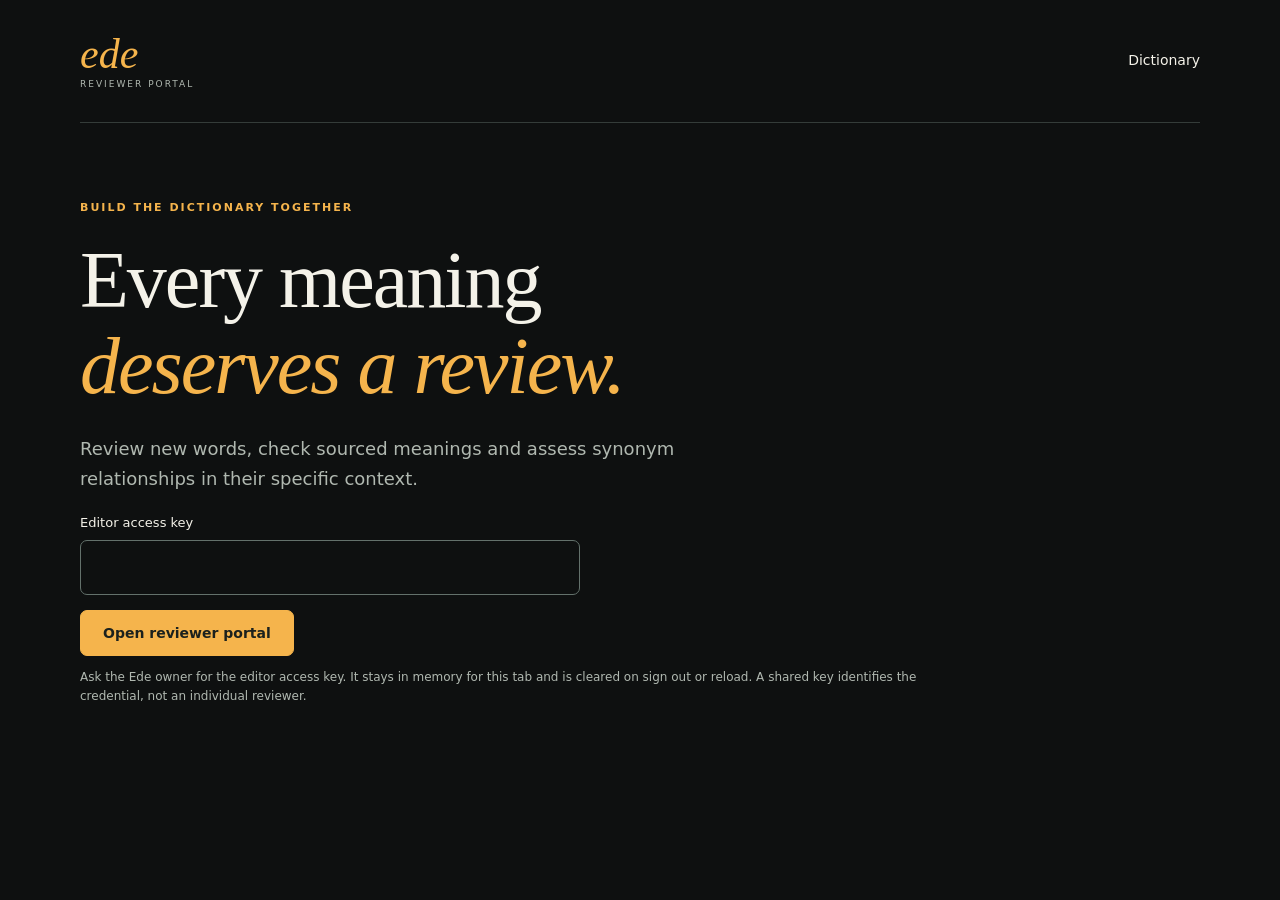
<file: review.html>
<!doctype html>
<html lang="en"><head><meta charset="utf-8"><meta name="viewport" content="width=device-width, initial-scale=1">
<meta name="robots" content="noindex,nofollow"><title>Ede - Reviewer portal</title>
<link rel="stylesheet" href="/static/style.css"><script src="/static/review.js" defer></script></head>
<body><a class="skip" href="#portal">Skip to review</a>
<header class="wrap topbar"><a class="brand" href="/">ede<span>REVIEWER PORTAL</span></a><nav aria-label="Main navigation"><a href="/">Dictionary</a><button id="sign-out" class="secondary" hidden>Sign out</button></nav></header>
<main id="portal" class="wrap"><section class="hero"><p class="eyebrow">BUILD THE DICTIONARY TOGETHER</p><h1>Every meaning<br><em>deserves a review.</em></h1>
<p class="intro">Review new words, check sourced meanings and assess synonym relationships in their specific context.</p>
<form id="portal-login"><label for="access-key">Editor access key<input id="access-key" type="password" autocomplete="off" required></label><button>Open reviewer portal</button></form>
<p class="hint">Ask the Ede owner for the editor access key. It stays in memory for this tab and is cleared on sign out or reload. A shared key identifies the credential, not an individual reviewer.</p>
<p id="portal-status" role="status"></p></section>
<section id="workspace" hidden>
<p id="portal-summary" class="hint"></p>
<form id="queue-controls" class="search-controls"><label for="queue-type">Review queue<select id="queue-type"><option value="contributions">New word suggestions</option><option value="senses">Sourced meanings</option><option value="reviewed">Reviewed meanings</option><option value="flagged">Meanings flagged for correction</option><option value="synonyms">Synonym proposals</option><option value="approved-synonyms">Approved synonyms</option><option value="history">Decision history</option></select></label>
<label for="queue-query">Find a word or meaning<input id="queue-query" type="search" maxlength="500"></label><button>Refresh queue</button></form>
<p id="batch-status" role="status"></p><div id="portal-queue"></div>
<div class="review-paging"><button id="queue-back" class="secondary" hidden>Previous batch</button><button id="queue-next" class="secondary" hidden>Next batch</button></div>
<p class="hint">Approval records editor review, not native-speaker verification. Synonyms apply to a particular meaning; dialect and usage qualifiers must be checked. A flagged meaning hides its approved synonym links until resolved.</p>
</section></main></body></html>
</file>
<file: static/style.css>
:root{color-scheme:dark;--bg:#0e1010;--panel:#181c1c;--line:#343c39;--text:#f4f2e9;--muted:#b0b8b0;--amber:#f5b44c;--green:#b8d8bb}*{box-sizing:border-box}html{scroll-behavior:smooth;scroll-padding-top:24px}body{margin:0;background:var(--bg);color:var(--text);font:16px/1.65 system-ui,-apple-system,"Segoe UI",sans-serif}a{color:inherit;text-underline-offset:4px}.wrap{width:min(1120px,calc(100% - 64px));margin:auto}.topbar{display:flex;align-items:center;justify-content:space-between;padding:30px 0;border-bottom:1px solid var(--line)}.brand{text-decoration:none;font:italic 42px Georgia,serif;color:var(--amber)}.brand span{display:block;font:9px/1.5 system-ui;letter-spacing:2px;color:var(--muted)}nav{display:flex;gap:30px;font-size:14px}nav a{text-decoration:none}nav a:hover{color:var(--amber)}.hero{padding:65px 0 35px;max-width:850px}.eyebrow{font-size:11px;letter-spacing:2px;color:var(--amber);font-weight:600}h1{font:clamp(44px,6.5vw,80px)/1.08 Georgia,serif;letter-spacing:-2px;margin:20px 0 25px}h1 em{color:var(--amber);font-weight:400}.intro{max-width:650px;font-size:18px;color:var(--muted)}form label{display:block;font-size:13px;color:var(--text);margin-bottom:15px}input,textarea{display:block;width:100%;font:inherit;font-size:16px;background:var(--bg);border:1px solid #63716b;color:var(--text);border-radius:7px;padding:13px;margin-top:7px}input:focus,textarea:focus,button:focus-visible,a:focus-visible,summary:focus-visible{outline:2px solid var(--amber);outline-offset:4px}.search-row{display:flex;gap:10px}#query{margin:0;flex:1;min-width:0}button{font:600 14px system-ui;background:var(--amber);color:#1b211d;border:1px solid var(--amber);padding:14px 22px;border-radius:7px;cursor:pointer}button:hover{filter:brightness(1.1)}button:disabled{opacity:.5;cursor:wait}.secondary{background:transparent;color:var(--text);border-color:#718377}button span{margin-left:15px}.hint{font-size:12px;color:var(--muted)}.examples{display:flex;gap:8px;flex-wrap:wrap;margin-top:20px}.examples button{background:var(--panel);border-color:var(--line);color:var(--muted);font-weight:400;padding:6px 12px}.metrics{display:grid;grid-template-columns:repeat(3,1fr);border-block:1px solid var(--line);padding:24px 0;gap:20px}.metrics div{display:flex;flex-direction:column}.metrics strong{font:32px Georgia,serif;color:var(--green)}.metrics span{font-size:12px;color:var(--muted);margin-top:6px}#data-status{font-size:12px;color:var(--muted)}#search-results{padding:35px 0 55px}.section-heading{display:flex;justify-content:space-between;align-items:center;gap:20px}h2{font:34px/1.25 Georgia,serif;margin:10px 0 24px}h3{font-size:16px}.section-heading span{font-size:13px;color:var(--muted)}#search-status{color:var(--muted)}.entry{background:var(--panel);border:1px solid var(--line);border-radius:10px;padding:24px;margin-bottom:14px;overflow-wrap:anywhere}.entry-heading{display:flex;justify-content:space-between;align-items:flex-start;gap:15px}.entry h3{font-size:20px;line-height:1.5;margin:0 0 10px;font-weight:500}.translation{font:28px/1.6 Georgia,serif;color:var(--amber);margin:0 0 15px}.badge{font-size:10px;color:var(--green);border:1px solid #526d56;padding:3px 8px;border-radius:20px;white-space:nowrap}.metadata{font-size:12px;color:var(--muted);margin:6px 0}.metadata a{overflow-wrap:anywhere}.contribution-panel{display:grid;grid-template-columns:1fr 1.3fr;gap:65px;border-block:1px solid var(--line);padding:55px 0}.contribution-panel>div p{max-width:340px;color:var(--muted)}.field-row{display:grid;grid-template-columns:1fr 1fr;gap:16px}.consent{display:flex;align-items:flex-start;gap:10px;font-size:12px;color:var(--muted)}.consent input{width:auto;margin-top:5px;accent-color:var(--amber)}.about{padding:55px 0}.about-grid{display:grid;grid-template-columns:repeat(3,1fr);gap:30px}.about-grid p{font-size:14px;color:var(--muted)}details{border:1px solid var(--line);border-radius:8px;margin-top:35px;padding:18px}summary{cursor:pointer;color:var(--muted)}#review-form{max-width:500px}footer{display:flex;gap:25px;align-items:center;border-top:1px solid var(--line);padding:25px 0;font-size:12px;color:var(--muted)}footer a{margin-left:auto}.footer-brand{color:var(--amber);font:italic 32px Georgia,serif}.error{color:#ffb8a7!important}.success{color:var(--green)!important}.skip{position:fixed;left:20px;top:-100px;background:var(--bg);padding:10px;z-index:10}.skip:focus{top:10px}[hidden]{display:none!important}@media(max-width:700px){.wrap{width:calc(100% - 32px)}.topbar{align-items:flex-start}.brand{font-size:34px}.brand span{font-size:7px;max-width:150px}nav{gap:12px;font-size:12px;flex-wrap:wrap;justify-content:flex-end;max-width:150px}.hero{padding-top:35px}.search-row{flex-direction:column}.metrics{gap:12px}.metrics strong{font-size:24px}.metrics span{font-size:10px}.contribution-panel{grid-template-columns:1fr;gap:20px}.about-grid{grid-template-columns:1fr;gap:10px}.entry-heading{flex-direction:column}.field-row{grid-template-columns:1fr}footer{flex-wrap:wrap}footer a{margin-left:0}h2{font-size:29px}.section-heading{align-items:flex-start;flex-direction:column;gap:0}}

.search-controls{margin:18px 0}.search-controls label{display:flex;align-items:center;gap:12px;margin-bottom:8px}.search-controls select{background:var(--panel);color:var(--text);border:1px solid #63716b;border-radius:7px;padding:10px;font:inherit}.search-controls select:focus-visible{outline:2px solid var(--amber);outline-offset:3px}.entry details{margin:12px 0 20px}.entry details .examples{margin-top:8px}

.dictionary-sense{border-left:2px solid #526d56;padding:0 0 0 18px;margin:22px 0}.dictionary-sense h4{font-size:16px;line-height:1.6;margin:10px 0}.sense-status{font-size:11px;color:var(--green)}.usage-example{border-left:2px solid var(--amber);margin:16px 0;padding:0 16px}.usage-example p{margin:5px 0}.example-english{font-size:14px;color:var(--muted)}

#word-index{padding:35px 0 55px;border-top:1px solid var(--line)}#index-form{max-width:500px}#headword-list{margin-bottom:20px}#word-detail{margin-top:25px}

.review-paging{display:flex;gap:12px;margin:24px 0}#portal-login{max-width:500px}#queue-controls{max-width:650px}#portal-queue label{display:block;margin:15px 0}#portal-queue{overflow-wrap:anywhere}
</file>
